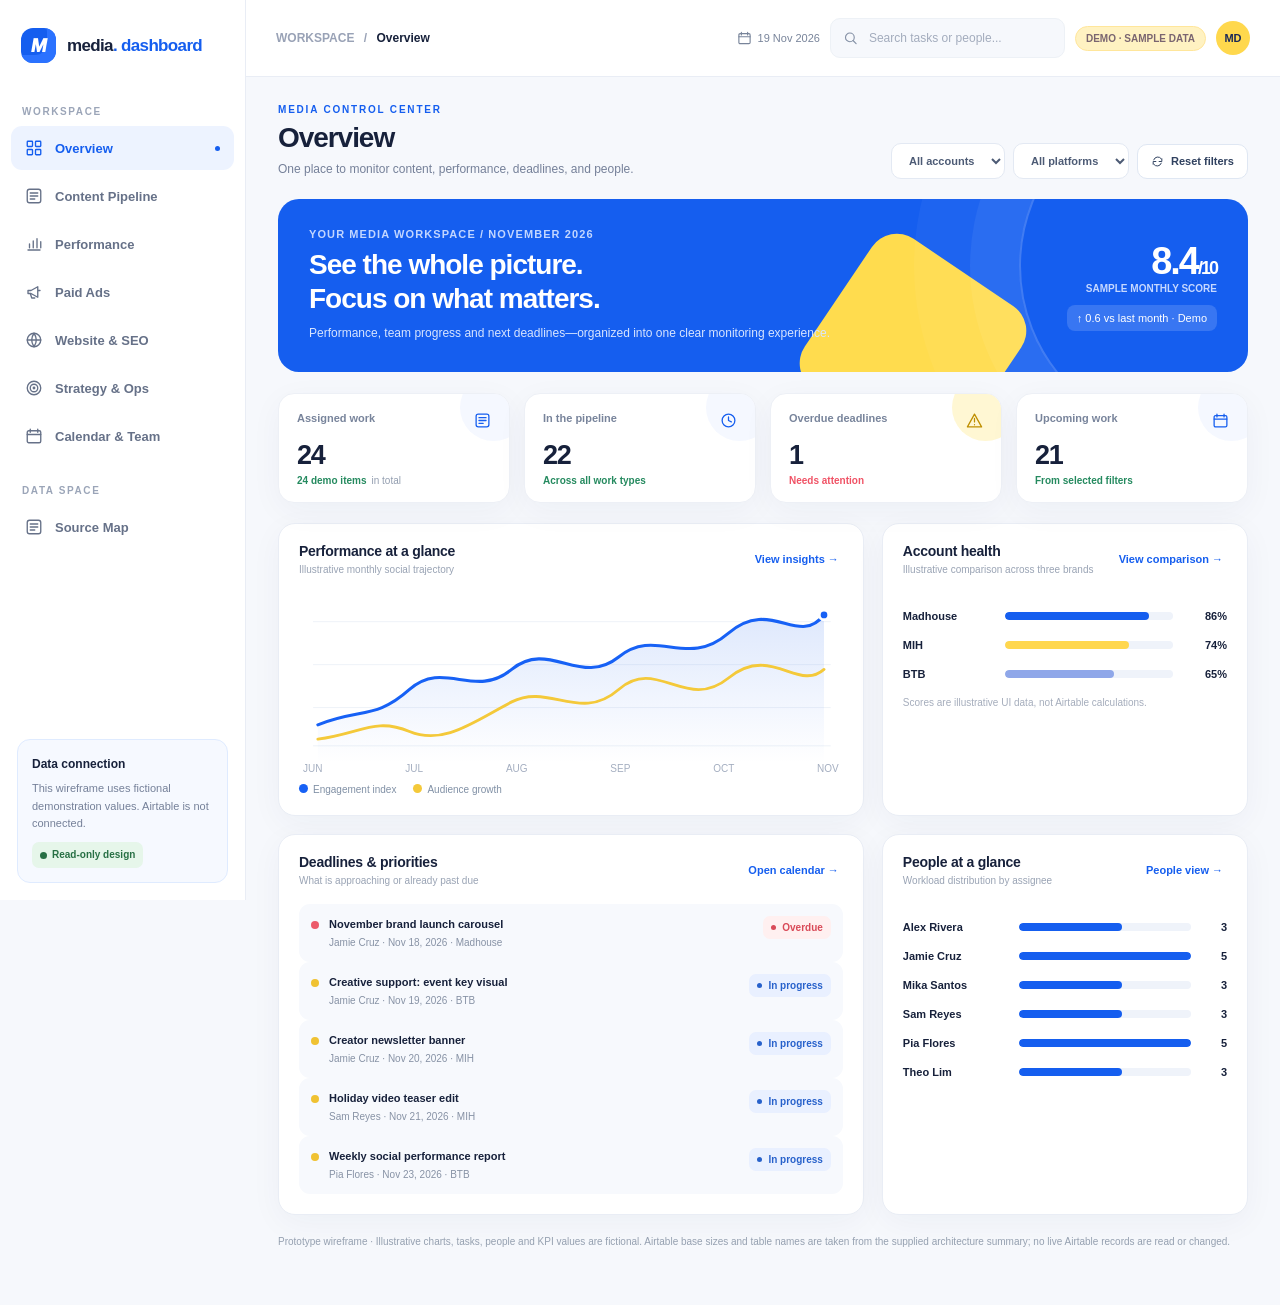
<file: media_dashboard_project/index.html>
<!DOCTYPE html>
<html lang="en">
<head>
<meta charset="UTF-8" />
<meta name="viewport" content="width=device-width, initial-scale=1" />
<title>Media Dashboard · Interactive Wireframe</title>
<link rel="stylesheet" href="css/styles.css">
</head>
<body>
<svg width="0" height="0" style="position:absolute;overflow:hidden" aria-hidden="true"><defs>
<symbol id="ic-grid" viewBox="0 0 24 24"><rect x="3" y="3" width="7" height="7" rx="1"/><rect x="14" y="3" width="7" height="7" rx="1"/><rect x="3" y="14" width="7" height="7" rx="1"/><rect x="14" y="14" width="7" height="7" rx="1"/></symbol>
<symbol id="ic-content" viewBox="0 0 24 24"><rect x="3" y="3" width="18" height="18" rx="3"/><path d="M7 8h10M7 12h10M7 16h6"/></symbol>
<symbol id="ic-chart" viewBox="0 0 24 24"><path d="M4 20h16M6 17v-5M11 17V8M16 17V5M21 17v-8"/></symbol>
<symbol id="ic-ads" viewBox="0 0 24 24"><path d="M4 10v4h4l9 5V5l-9 5H4ZM17 10h3M7 14l2 6h4"/></symbol>
<symbol id="ic-globe" viewBox="0 0 24 24"><circle cx="12" cy="12" r="9"/><path d="M3 12h18M12 3a16 16 0 0 1 0 18M12 3a16 16 0 0 0 0 18"/></symbol>
<symbol id="ic-target" viewBox="0 0 24 24"><circle cx="12" cy="12" r="9"/><circle cx="12" cy="12" r="5"/><circle cx="12" cy="12" r="1"/></symbol>
<symbol id="ic-calendar" viewBox="0 0 24 24"><rect x="3" y="5" width="18" height="16" rx="2"/><path d="M7 3v4M17 3v4M3 10h18"/></symbol>
<symbol id="ic-people" viewBox="0 0 24 24"><circle cx="9" cy="8" r="3"/><path d="M3 20v-2c0-3 2-5 6-5s6 2 6 5v2M16 5a3 3 0 0 1 0 6M17 14c3 0 4 2 4 4v2"/></symbol>
<symbol id="ic-clock" viewBox="0 0 24 24"><circle cx="12" cy="12" r="9"/><path d="M12 7v5l4 2"/></symbol>
<symbol id="ic-alert" viewBox="0 0 24 24"><path d="M12 3 2 21h20L12 3Z"/><path d="M12 9v5M12 18h.01"/></symbol>
<symbol id="ic-search" viewBox="0 0 24 24"><circle cx="11" cy="11" r="7"/><path d="m16 16 5 5"/></symbol>
<symbol id="ic-menu" viewBox="0 0 24 24"><path d="M4 6h16M4 12h16M4 18h16"/></symbol>
<symbol id="ic-arrow" viewBox="0 0 24 24"><path d="M5 12h14m-6-6 6 6-6 6"/></symbol>
<symbol id="ic-refresh" viewBox="0 0 24 24"><path d="M20 7v5h-5M4 17v-5h5M5 9a8 8 0 0 1 14-2M19 15a8 8 0 0 1-14 2"/></symbol>
<symbol id="ic-close" viewBox="0 0 24 24"><path d="M5 5 19 19M19 5 5 19"/></symbol>
<symbol id="ic-down" viewBox="0 0 24 24"><path d="m6 9 6 6 6-6"/></symbol>
<symbol id="ic-chevleft" viewBox="0 0 24 24"><path d="m15 5-7 7 7 7"/></symbol>
<symbol id="ic-chevright" viewBox="0 0 24 24"><path d="m9 5 7 7-7 7"/></symbol>
</defs></svg>
<div class="app">
<aside class="sidebar" id="sidebar" aria-label="Main navigation">
  <div class="brand"><div class="brandmark"><span>M</span></div><span>media<span style="color:var(--blue)">.</span> <b>dashboard</b></span></div>
  <div class="side-label">WORKSPACE</div>
  <nav class="nav" id="nav"></nav>
  <div class="side-label" style="margin-top:27px">DATA SPACE</div>
  <nav class="nav"><button class="navbtn" data-open="sources"><svg class="ico"><use href="#ic-content"/></svg><span>Source Map</span></button></nav>
  <div class="side-bottom"><div class="sourcebox"><strong>Data connection</strong><p>This wireframe uses fictional demonstration values. Airtable is not connected.</p><span class="readtag"><i class="dot"></i> Read-only design</span></div></div>
</aside>
<main class="main">
  <header class="topbar"><button class="iconbtn mobile-toggle" id="menubtn" aria-label="Toggle navigation"><svg class="ico"><use href="#ic-menu"/></svg></button><div class="breadcrumb">WORKSPACE <span style="margin:0 6px">/</span> <b id="crumb">Overview</b></div><div class="top-actions"><span class="topdate"><svg class="ico" style="width:15px"><use href="#ic-calendar"/></svg> 19 Nov 2026</span><label class="searchwrap"><svg class="ico" style="width:15px"><use href="#ic-search"/></svg><input id="search" placeholder="Search tasks or people..." aria-label="Search tasks or people" /></label><span class="demo">DEMO · SAMPLE DATA</span><div class="avatar" title="Demo workspace">MD</div></div></header>
  <div class="content">
   <div class="pageheading"><div><div class="eyebrow" id="page-eyebrow">MEDIA CONTROL CENTER</div><h1 id="page-title">Overview</h1><p id="page-desc">One place to monitor content, performance, deadlines, and people.</p></div><div class="filters"><select class="select" id="account" aria-label="Filter by account"><option value="All">All accounts</option><option>Madhouse</option><option>MIH</option><option>BTB</option></select><select class="select" id="platform" aria-label="Filter by platform"><option value="All">All platforms</option><option>Facebook</option><option>Instagram</option><option>TikTok</option></select><button class="outlinebtn" id="resetfilters"><svg class="ico" style="width:13px;height:13px"><use href="#ic-refresh"/></svg> Reset filters</button></div></div>
   <div id="overview" class="page active"></div><div id="content" class="page"></div><div id="performance" class="page"></div><div id="ads" class="page"></div><div id="website" class="page"></div><div id="strategy" class="page"></div><div id="calendar" class="page"></div><div id="sources" class="page"></div>
   <p class="footnote">Prototype wireframe · Illustrative charts, tasks, people and KPI values are fictional. Airtable base sizes and table names are taken from the supplied architecture summary; no live Airtable records are read or changed.</p>
  </div>
</main>
</div>
<div class="detail-overlay" id="overlay" role="presentation"><section class="drawer" role="dialog" aria-modal="true" aria-labelledby="drawertitle"><div class="drawer-header"><div><span class="eyebrow" id="drawer-kicker">DETAIL</span><h2 id="drawertitle">Detail</h2><div class="muted" id="drawer-subtitle"></div></div><button class="iconbtn" id="closedrawer" aria-label="Close detail"><svg class="ico"><use href="#ic-close"/></svg></button></div><div class="drawer-body" id="drawerbody"></div></section></div>
<script src="js/app.js"></script>
</body>
</html>
</file>
<file: media_dashboard_project/css/styles.css>
:root{--blue:#155eef;--blue2:#376fff;--yellow:#ffd84d;--ink:#17213b;--muted:#758099;--line:#e9edf5;--bg:#f6f8fc;--surface:#fff;--soft:#edf3ff;--mint:#e7f7ed;--red:#f05265;--navy:#172651;--radius:18px;--shadow:0 8px 32px rgba(25,45,91,.045)}
*{box-sizing:border-box}html{scroll-behavior:smooth}body{margin:0;font-family:Inter,-apple-system,BlinkMacSystemFont,"Segoe UI",sans-serif;color:var(--ink);background:var(--bg);font-size:13px}button,select,input{font:inherit}button{cursor:pointer}button:focus-visible,select:focus-visible,input:focus-visible,[tabindex]:focus-visible{outline:3px solid #9bb7ff;outline-offset:2px}.app{display:flex;min-height:100vh}.sidebar{width:246px;background:#fff;border-right:1px solid var(--line);display:flex;flex-direction:column;position:fixed;inset:0 auto 0 0;z-index:40;transition:width .25s,transform .25s}.brand{display:flex;align-items:center;gap:11px;padding:28px 21px 26px;font-size:17px;font-weight:800;letter-spacing:-.65px}.brandmark{width:35px;height:35px;background:var(--blue);border-radius:12px;display:grid;place-items:center;color:#fff;box-shadow:inset -9px -8px 0 #2b72ff}.brandmark span{font-size:19px;font-weight:950;transform:skew(-10deg)}.brand b{color:var(--blue)}.side-label{font-size:10px;letter-spacing:1.6px;color:#9ba5b8;font-weight:800;margin:17px 22px 9px}.nav{padding:0 11px;display:grid;gap:4px}.navbtn{width:100%;display:flex;align-items:center;gap:12px;border:0;background:transparent;border-radius:11px;color:#667188;text-align:left;padding:13px 14px;font-weight:630;transition:.18s}.navbtn:hover{background:#f5f8ff;color:var(--ink)}.navbtn.active{background:var(--soft);color:var(--blue);font-weight:800}.navbtn.active::after{content:"";width:5px;height:5px;border-radius:50%;background:var(--blue);margin-left:auto}.ico{width:18px;height:18px;stroke:currentColor;fill:none;stroke-width:1.8;stroke-linecap:round;stroke-linejoin:round;flex-shrink:0}.side-bottom{margin-top:auto;padding:17px}.sourcebox{border:1px solid #dfebff;background:#f6f9ff;border-radius:13px;padding:14px;line-height:1.6}.sourcebox strong{font-size:12px}.sourcebox p{color:var(--muted);margin:5px 0 9px;font-size:11px}.readtag{display:inline-flex;align-items:center;gap:5px;color:#287045;background:#e6f6ea;padding:5px 8px;border-radius:7px;font-size:10px;font-weight:800}.dot{display:inline-block;width:7px;height:7px;border-radius:50%;background:currentColor}.main{width:calc(100% - 246px);margin-left:246px;min-width:0}.topbar{height:77px;background:#fff;border-bottom:1px solid var(--line);display:flex;align-items:center;gap:15px;padding:0 30px;position:sticky;top:0;z-index:30}.breadcrumb{font-size:12px;color:#99a2b6;font-weight:650;white-space:nowrap}.breadcrumb b{color:var(--ink)}.top-actions{margin-left:auto;display:flex;align-items:center;gap:10px}.searchwrap{display:flex;align-items:center;gap:9px;background:#f6f8fc;border:1px solid #edf1f6;border-radius:10px;padding:10px 12px;width:235px;color:#8490a5}.searchwrap input{width:100%;background:transparent;border:0;outline:0;color:var(--ink);min-width:0;font-size:12px}.searchwrap input::placeholder{color:#a3acbd}.avatar{background:var(--yellow);color:#1a2857;border-radius:50%;width:34px;height:34px;display:grid;place-items:center;font-weight:850;font-size:11px}.topdate{display:flex;gap:6px;align-items:center;color:#78849a;font-size:11px;white-space:nowrap}.iconbtn{width:35px;height:35px;border:1px solid var(--line);background:#fff;border-radius:9px;display:grid;place-items:center;color:#62708b}.iconbtn:hover{background:#f3f6fd}.mobile-toggle{display:none}.content{max-width:1600px;margin:auto;padding:27px 32px 45px}.pageheading{display:flex;align-items:flex-end;justify-content:space-between;gap:20px;margin-bottom:20px}.eyebrow{font-size:10px;text-transform:uppercase;color:var(--blue);font-weight:850;letter-spacing:1.8px;margin-bottom:7px}.pageheading h1{font-size:28px;letter-spacing:-1.05px;line-height:1.15;margin:0 0 6px;font-weight:800}.muted{color:var(--muted)}.pageheading p{margin:0;color:var(--muted);font-size:12px;line-height:1.6}.filters{display:flex;gap:8px;flex-wrap:wrap;align-items:center}.select{border:1px solid #e3e9f3;background:#fff;border-radius:10px;outline:0;min-height:36px;padding:0 13px;color:#4d5b75;font-size:11px;font-weight:700;max-width:160px}.outlinebtn,.primarybtn,.ghostbtn{border:1px solid #dfe7f3;background:#fff;color:#30415f;border-radius:10px;padding:10px 13px;font-size:11px;font-weight:750;display:inline-flex;align-items:center;gap:7px;white-space:nowrap}.primarybtn{background:var(--blue);color:#fff;border-color:var(--blue)}.primarybtn:hover{background:#064ee1}.outlinebtn:hover{background:#f3f6ff}.ghostbtn{border-color:transparent;background:transparent;color:var(--blue)}.hero{display:flex;justify-content:space-between;align-items:center;gap:22px;background:var(--blue);border-radius:21px;min-height:173px;padding:25px 31px;color:#fff;overflow:hidden;position:relative;margin-bottom:21px}.hero:after{content:"";position:absolute;top:-105px;right:-115px;width:340px;height:340px;border:2px solid rgba(255,255,255,.19);border-radius:50%;box-shadow:0 0 0 49px rgba(255,255,255,.055),0 0 0 105px rgba(255,255,255,.04)}.hero:before{content:"";position:absolute;right:245px;bottom:-65px;width:180px;height:180px;background:#ffdc4e;transform:rotate(34deg);border-radius:30px}.hero > *{z-index:1;position:relative}.hero .hero-kicker{color:#c2d6ff;font-size:11px;font-weight:700;letter-spacing:1.1px;text-transform:uppercase}.hero h2{font-size:28px;letter-spacing:-1px;line-height:1.22;margin:8px 0 8px;max-width:540px}.hero p{color:#d8e5ff;margin:0;font-size:12px;max-width:530px;line-height:1.6}.hero-right{text-align:right;flex-shrink:0}.hero-right .score{font-weight:850;font-size:38px;letter-spacing:-2px}.hero-right .scorelabel{font-size:10px;color:#c6d8ff;font-weight:720}.hero-right .trendtag{display:inline-block;margin-top:11px;padding:7px 10px;background:rgba(255,255,255,.15);border-radius:8px;font-size:11px}.demo{font-size:10px;color:#7a6570;background:#fff2c2;border:1px solid #ffe69b;border-radius:20px;padding:6px 10px;font-weight:750;display:inline-flex;gap:6px;align-items:center}.stats{display:grid;grid-template-columns:repeat(4,minmax(0,1fr));gap:14px;margin-bottom:20px}.stat{background:#fff;border:1px solid #edf0f6;border-radius:16px;padding:18px 18px 16px;box-shadow:var(--shadow);min-width:0;position:relative;overflow:hidden}.stat:after{content:"";position:absolute;right:-18px;top:-20px;width:67px;height:67px;border-radius:50%;background:#f5f8ff}.stat.yellow:after{background:#fff7d3}.stat-head{display:flex;justify-content:space-between;align-items:flex-start;gap:9px;color:#78849b;font-size:11px;font-weight:720}.stat-head svg{color:var(--blue);position:relative;z-index:1}.stat.yellow .stat-head svg{color:#bf8f00}.stat strong{font-size:27px;font-weight:830;letter-spacing:-1.15px;display:block;margin:13px 0 6px;line-height:1}.stat-foot{display:flex;align-items:center;gap:5px;color:#929daf;font-size:10px}.stat-foot b{color:#258a5f}.stat-foot b.warn{color:#d27f17}.stat-foot b.danger{color:var(--red)}.dashboardgrid{display:grid;grid-template-columns:minmax(0,1.6fr) minmax(275px,1fr);gap:18px;margin-bottom:18px}.panel{background:#fff;border:1px solid #e9edf5;box-shadow:var(--shadow);border-radius:17px;min-width:0;overflow:hidden}.panel-header{display:flex;justify-content:space-between;align-items:center;gap:12px;padding:19px 20px 10px}.panel-header h3{font-size:14px;margin:0;letter-spacing:-.25px}.panel-header p{margin:5px 0 0;color:#99a3b4;font-size:10px}.panel-body{padding:8px 20px 20px}.table-scroller{width:100%;overflow-x:auto}table{width:100%;border-collapse:collapse;text-align:left;font-size:11px}th{font-weight:750;color:#9aa5b7;white-space:nowrap;border-bottom:1px solid var(--line);padding:12px 13px}td{padding:13px;border-bottom:1px solid #f1f3f7;color:#536079;white-space:nowrap}tr:last-child td{border-bottom:0}td strong{color:var(--ink);font-weight:750}.clickrow{cursor:pointer}.clickrow:hover{background:#f6f9ff}.pill{display:inline-flex;align-items:center;gap:6px;border-radius:7px;padding:6px 8px;font-size:10px;white-space:nowrap;font-weight:750;background:#f0f2f6;color:#617084}.pill.blue{background:#e9f0ff;color:#2761cb}.pill.yellow{background:#fff5cc;color:#957200}.pill.green{background:#e8f7ee;color:#257e51}.pill.red{background:#fff0f0;color:#d94a58}.pill.gray{background:#f0f2f6;color:#667185}.subtle{color:#99a3b6}.small-link{border:0;background:transparent;color:var(--blue);font-size:11px;font-weight:750;padding:4px;cursor:pointer}.account-row{display:grid;grid-template-columns:90px 1fr 42px;gap:12px;align-items:center;margin:17px 0}.account-row .accname{font-size:11px;font-weight:700}.track{height:8px;background:#eff3fa;border-radius:10px;overflow:hidden}.fill{height:100%;border-radius:10px;background:var(--blue);width:0}.fill.yellow{background:#ffd74e}.fill.navy{background:#8fa7e9}.account-row b{text-align:right;font-size:11px}.tiny-foot{font-size:10px;color:#a5adbc;margin-top:14px}.linechart{width:100%;height:170px;display:block;overflow:visible}.axis-labels{display:flex;justify-content:space-between;color:#a4aec0;font-size:10px;padding:0 4px}.alertlist{display:grid;gap:10px}.alert{display:flex;gap:10px;align-items:flex-start;padding:11px;border-radius:11px;background:#f7f9fd;cursor:pointer;border:1px solid transparent}.alert:hover{border-color:#dde8ff;background:#f4f8ff}.alert .bullet{width:8px;height:8px;border-radius:50%;margin-top:5px;flex:none}.alert b{font-size:11px}.alert p{font-size:10px;color:#8792a5;margin:4px 0 0;line-height:1.5}.two-col{display:grid;grid-template-columns:1fr 1fr;gap:18px;margin-bottom:19px}.section-intro{display:flex;align-items:center;justify-content:space-between;gap:12px;margin-bottom:12px}.section-intro h2{font-size:16px;margin:0;letter-spacing:-.4px}.tabs{display:flex;gap:5px;background:#eef2f8;border-radius:11px;padding:4px;width:max-content;max-width:100%;overflow-x:auto}.tab{border:0;background:transparent;padding:9px 12px;color:#728198;font-weight:750;border-radius:8px;font-size:11px;white-space:nowrap}.tab.active{background:#fff;box-shadow:0 2px 7px rgba(28,53,94,.07);color:var(--blue)}.kanban{display:grid;grid-template-columns:repeat(4,minmax(190px,1fr));gap:12px;overflow-x:auto;padding-bottom:5px}.kanbancol{background:#f5f7fb;border:1px solid #edf1f7;border-radius:13px;padding:13px;min-height:260px}.kanbanhead{display:flex;justify-content:space-between;align-items:center;font-weight:800;font-size:11px;margin-bottom:13px}.kanbanhead span{background:#e9eef7;padding:4px 7px;border-radius:7px;color:#7c8aa4}.ticket{border-radius:11px;background:#fff;border:1px solid #ecf0f5;padding:12px;margin:10px 0;box-shadow:0 4px 12px rgba(20,32,57,.03);cursor:pointer}.ticket:hover{border-color:#a8c4ff}.ticket b{display:block;font-size:11px;line-height:1.5}.ticket p{font-size:10px;color:#8995a8;margin:8px 0}.ticket-footer{display:flex;align-items:center;justify-content:space-between;gap:4px}.personmini{font-weight:800;color:#4860a2;font-size:10px}.progresslist{display:grid;gap:16px}.progressrow{display:flex;justify-content:space-between;align-items:center;font-size:11px;margin-bottom:7px}.progressrow b{font-size:11px}.ranknum{width:23px;height:23px;border-radius:7px;background:#eff3fa;color:#596a88;display:grid;place-items:center;font-weight:800}.ranknum.first{background:#fff0b3;color:#987000}.chartbars{display:flex;align-items:end;justify-content:space-around;gap:11px;height:170px;padding-top:15px}.barcol{height:100%;flex:1;display:flex;flex-direction:column;justify-content:end;align-items:center;gap:9px;font-size:9px;color:#9aa5b9}.bar{background:var(--blue);width:52%;max-width:42px;border-radius:6px 6px 0 0;min-height:8px}.bar.yellow{background:var(--yellow)}.calendarbar{display:flex;align-items:center;justify-content:space-between;gap:12px;margin-bottom:16px}.calnav{display:flex;align-items:center;gap:9px}.calnav .period{font-size:14px;font-weight:800;min-width:200px;text-align:center}.calendargrid{display:grid;grid-template-columns:repeat(3,minmax(0,1fr));gap:15px}.monthcard{border:1px solid #e9edf5;background:#fff;border-radius:16px;overflow:hidden;min-width:0}.monthhead{display:flex;align-items:center;justify-content:space-between;padding:17px 18px;border-bottom:1px solid var(--line);font-weight:800;font-size:13px}.monthhead small{font-size:10px;color:#9aa5b5;font-weight:650}.weekdays,.days{display:grid;grid-template-columns:repeat(7,minmax(0,1fr));gap:3px;padding:8px 10px}.weekdays{padding-top:13px;padding-bottom:0;color:#a4aebe;font-weight:750;font-size:9px;text-align:center}.day{border:1px solid transparent;border-radius:8px;min-height:43px;padding:5px 2px;display:flex;flex-direction:column;align-items:center;gap:6px;background:transparent;color:#59667e;cursor:pointer;position:relative;font-size:10px}.day:hover{background:#eff4ff;border-color:#dce8ff}.day.off{color:#d6dbe4;cursor:default}.day.today{background:#eaf1ff;color:var(--blue);font-weight:850}.day.selected{outline:2px solid var(--blue);outline-offset:-2px;background:#eff4ff}.eventdots{display:flex;gap:2px;justify-content:center;min-height:5px}.eventdots i{display:block;width:5px;height:5px;border-radius:50%;background:var(--blue)}.eventdots i.y{background:#e5b300}.eventdots i.r{background:#ea5768}.calnote{padding:10px 17px 15px;color:#a5aec0;font-size:10px}.callegend{display:flex;gap:14px;flex-wrap:wrap;align-items:center;color:#73829b;font-size:10px}.callegend span{display:inline-flex;align-items:center;gap:5px}.callegend i{width:8px;height:8px;border-radius:50%;display:inline-block;background:var(--blue)}.callegend i.y{background:#e5b300}.callegend i.r{background:#ea5768}.calendar-bottom{display:grid;grid-template-columns:minmax(0,1.4fr) minmax(260px,1fr);gap:16px;margin-top:18px}.peoplegrid{display:grid;grid-template-columns:repeat(3,minmax(0,1fr));gap:12px}.personcard{border:1px solid #e9edf5;border-radius:14px;padding:16px;background:#fff;text-align:left;cursor:pointer;transition:.18s}.personcard:hover{transform:translateY(-2px);border-color:#b6caff;box-shadow:var(--shadow)}.persontop{display:flex;align-items:center;gap:10px}.face{width:38px;height:38px;background:#e9efff;color:#3366c4;display:grid;place-items:center;border-radius:12px;font-weight:850;font-size:11px;flex:none}.personcard h4{font-size:11px;margin:0 0 4px}.personcard .role{font-size:10px;color:#97a2b3}.peoplemetrics{display:flex;gap:17px;margin-top:18px}.peoplemetrics span{font-size:10px;color:#929bad}.peoplemetrics b{font-size:17px;color:#1c2b48;display:block;letter-spacing:-.4px}.personcard .track{margin-top:13px}.detail-overlay{position:fixed;inset:0;background:rgba(10,22,48,.48);z-index:100;display:none;align-items:center;justify-content:flex-end;padding:15px}.detail-overlay.open{display:flex}.drawer{height:min(100%,760px);width:min(470px,100%);border-radius:20px;background:#fff;overflow:auto;box-shadow:0 20px 90px rgba(10,20,40,.2);animation:slide .22s ease-out}.drawer-header{display:flex;justify-content:space-between;align-items:flex-start;gap:12px;padding:25px;border-bottom:1px solid var(--line)}.drawer-header h2{margin:5px 0 4px;font-size:20px}.drawer-body{padding:22px 25px}.drawer-body .kv{display:flex;justify-content:space-between;align-items:center;gap:12px;border-bottom:1px solid #f0f2f7;padding:13px 0;font-size:11px}.kv span:first-child{color:#8691a5}.kv strong{text-align:right;font-size:11px}.drawer-tasks{display:grid;gap:9px;margin-top:16px}.drawer-task{border:1px solid var(--line);border-radius:11px;padding:12px}.drawer-task b{font-size:12px;display:block}.drawer-task p{font-size:10px;color:#8794a9;margin:7px 0 0}.empty{color:#94a0b0;padding:27px 15px;text-align:center;font-size:12px}.footnote{font-size:10px;color:#95a0b0;line-height:1.7;margin-top:14px}.hidden{display:none!important}.source-grid{display:grid;grid-template-columns:repeat(3,minmax(0,1fr));gap:10px}.source-card{padding:14px;border-radius:11px;background:#f5f8ff}.source-card b{font-size:18px;display:block;margin-bottom:6px}.source-card span{font-size:10px;color:#8391a9}.floatbox{background:#fff;border:1px solid var(--line);border-radius:14px;padding:18px}.warning-note{border-left:3px solid #eaba20;background:#fffbee;border-radius:8px;padding:12px;color:#806a1b;font-size:11px;line-height:1.5}.page{display:none}.page.active{display:block;animation:fade .25s ease-out}@keyframes fade{from{opacity:.35;transform:translateY(5px)}to{opacity:1;transform:translateY(0)}}@keyframes slide{from{opacity:.65;transform:translateX(20px)}to{opacity:1;transform:translateX(0)}}
@media(max-width:1250px){.sidebar{width:220px}.main{margin-left:220px;width:calc(100% - 220px)}.content{padding:23px}.dashboardgrid{grid-template-columns:1.25fr 1fr}.calendargrid{gap:9px}.days{padding:8px 5px;gap:1px}.day{min-height:38px}.peoplegrid{grid-template-columns:repeat(2,1fr)}}
@media(max-width:1020px){.sidebar{transform:translateX(-105%);box-shadow:0 0 50px rgba(25,30,50,.1)}.sidebar.show{transform:translateX(0)}.main{margin-left:0;width:100%}.mobile-toggle{display:grid}.topbar{padding:0 18px}.stats{grid-template-columns:repeat(2,1fr)}.calendargrid{grid-template-columns:repeat(2,minmax(0,1fr))}.monthcard:nth-child(3){grid-column:1/-1}.monthcard:nth-child(3) .day{min-height:47px}}
@media(max-width:670px){.content{padding:17px 13px 25px}.topbar{height:61px;gap:8px}.topdate,.searchwrap{display:none}.breadcrumb{font-size:11px}.pageheading{align-items:flex-start;flex-direction:column;gap:13px}.pageheading h1{font-size:24px}.filters{width:100%}.filters .select{flex:1;min-width:92px}.hero{padding:22px;min-height:190px}.hero h2{font-size:23px}.hero-right{display:none}.hero:before{right:-95px}.stats{gap:9px}.stat{padding:14px}.stat strong{font-size:23px}.dashboardgrid,.two-col,.calendar-bottom{grid-template-columns:1fr}.peoplegrid{grid-template-columns:repeat(2,1fr)}.calendargrid{grid-template-columns:1fr}.monthcard:nth-child(3){grid-column:auto}.monthcard .day{min-height:48px}.calendarbar{align-items:flex-start;flex-direction:column}.calnav .period{min-width:160px}.source-grid{grid-template-columns:1fr}.content{max-width:100%}}
@media(prefers-reduced-motion:reduce){*,*:before,*:after{transition:none!important;animation:none!important;scroll-behavior:auto!important}}
</file>
